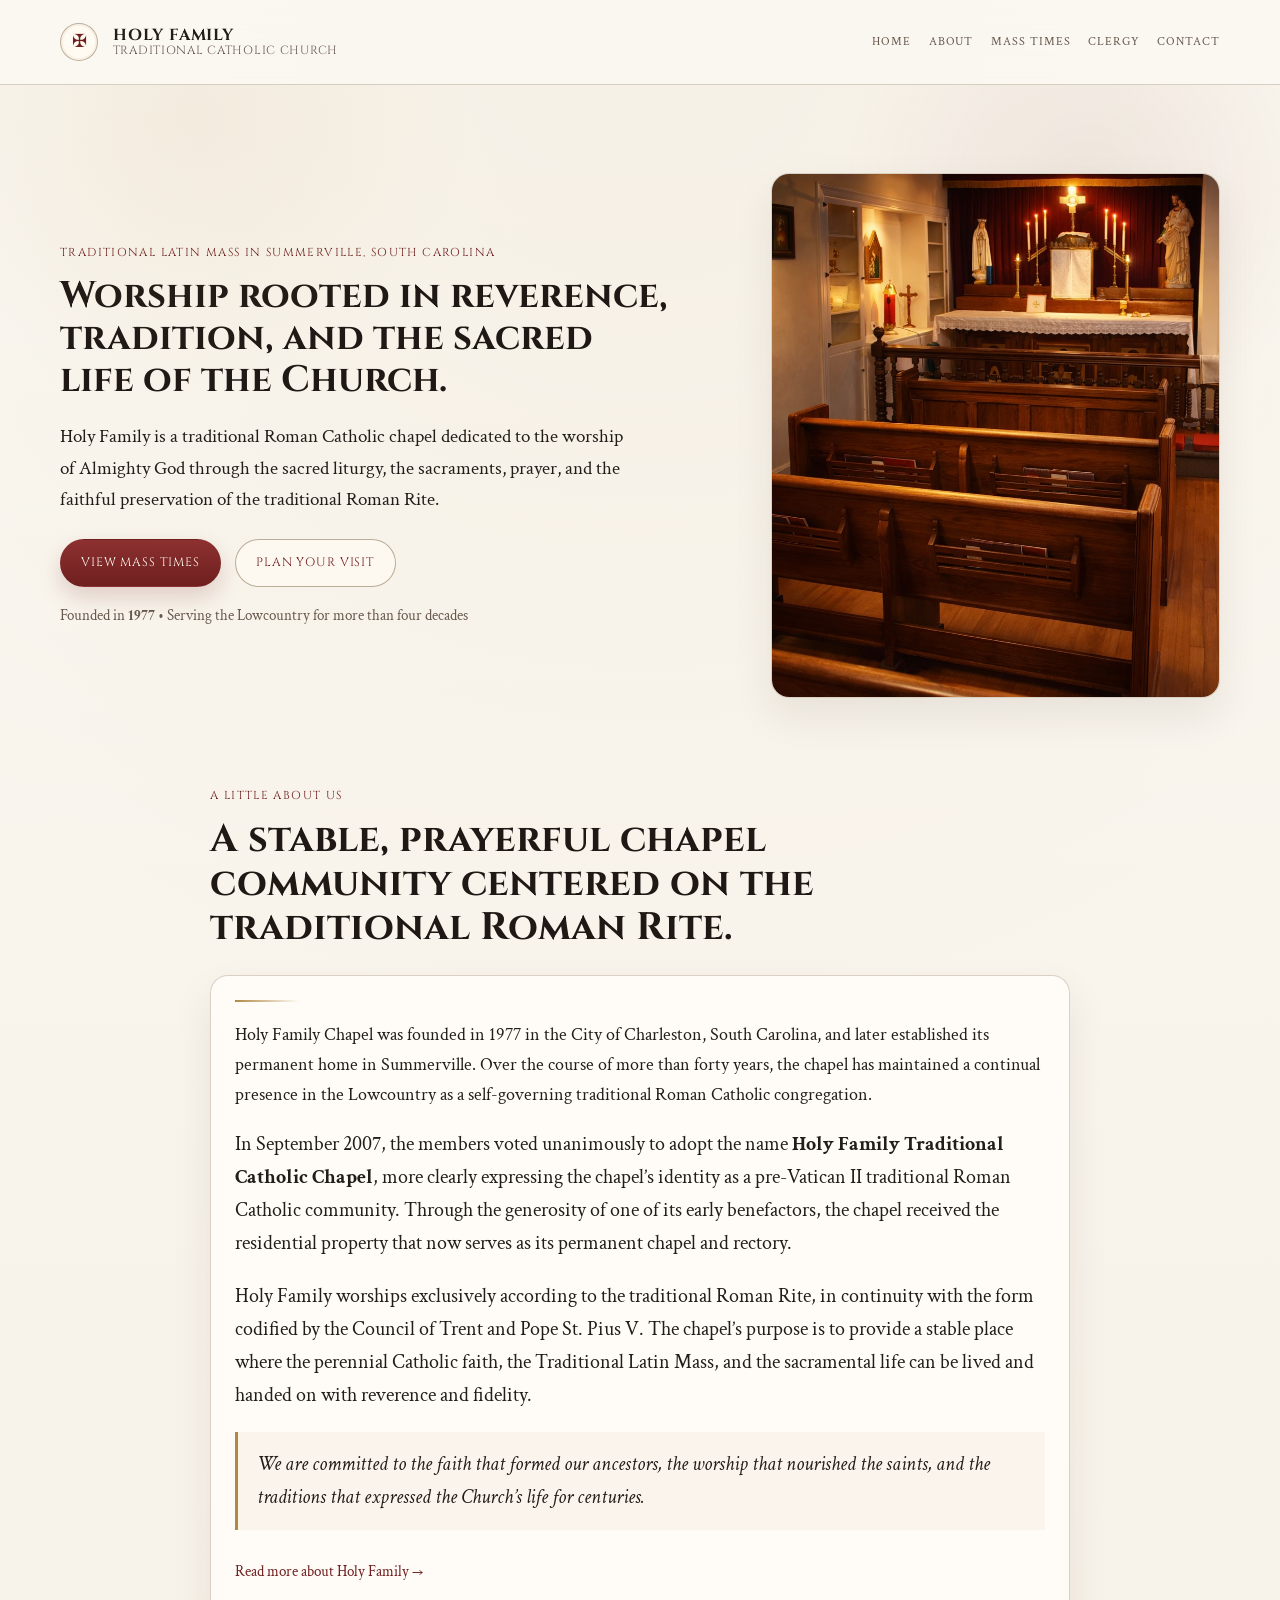
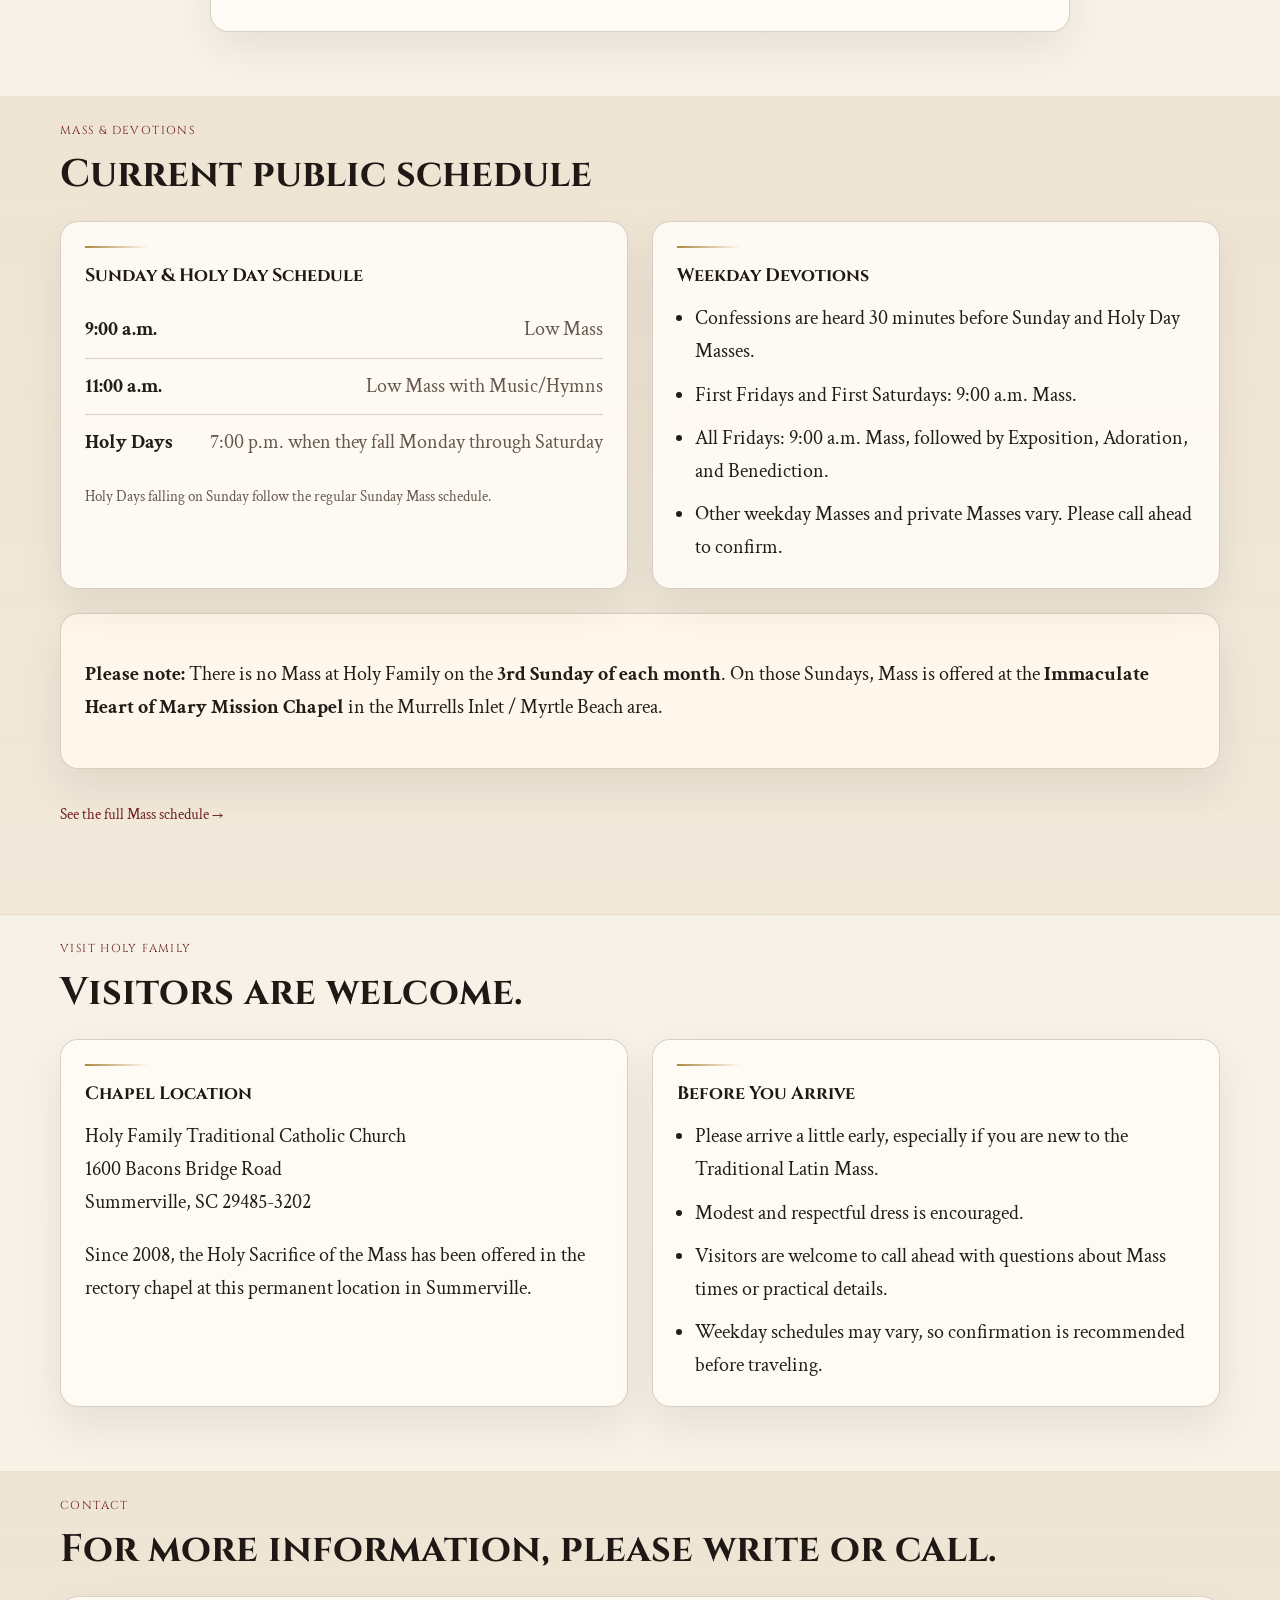
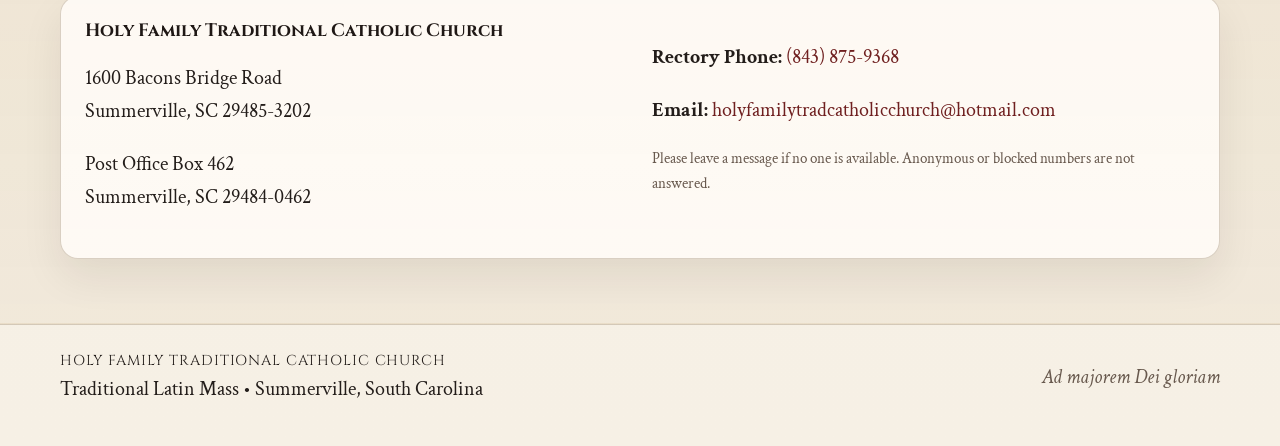
<file: index.html>
<!DOCTYPE html>
<html lang="en">
<head>
  <meta charset="UTF-8" />
  <meta name="viewport" content="width=device-width, initial-scale=1.0" />
  <title>Holy Family Traditional Catholic Church | Summerville, South Carolina</title>
  <meta
    name="description"
    content="Holy Family Traditional Catholic Church is a traditional Roman Catholic chapel in Summerville, South Carolina, dedicated to the reverent celebration of the Traditional Latin Mass and the sacramental life."
  />
  <link rel="preconnect" href="https://fonts.googleapis.com" />
  <link rel="preconnect" href="https://fonts.gstatic.com" crossorigin />
  <link
    href="https://fonts.googleapis.com/css2?family=Cinzel:wght@400;500;600;700&family=Crimson+Text:wght@400;600;700&display=swap"
    rel="stylesheet"
  />
  <link rel="stylesheet" href="styles.css" />
</head>
<body>
  <div class="site-shell">
    <header class="site-header">
      <div class="container header-inner">
        <a href="index.html" class="brand">
          <span class="brand-mark" aria-hidden="true">✠</span>
          <span class="brand-text">
            <span class="brand-title">Holy Family</span>
            <span class="brand-subtitle">Traditional Catholic Church</span>
          </span>
        </a>

        <nav class="main-nav" aria-label="Primary navigation">
          <a href="index.html">Home</a>
          <a href="about.html">About</a>
          <a href="mass-times.html">Mass Times</a>
          <a href="clergy.html">Clergy</a>
          <a href="contact.html">Contact</a>
        </nav>
      </div>
    </header>

    <main>
      <section class="hero">
        <div class="container hero-grid">
          <div class="hero-copy">
            <p class="eyebrow">Traditional Latin Mass in Summerville, South Carolina</p>
            <h1>Worship rooted in reverence, tradition, and the sacred life of the Church.</h1>
            <p class="hero-text">
              Holy Family is a traditional Roman Catholic chapel dedicated to the worship of Almighty God
              through the sacred liturgy, the sacraments, prayer, and the faithful preservation of the
              traditional Roman Rite.
            </p>

            <div class="hero-actions">
              <a href="mass-times.html" class="button button-primary">View Mass Times</a>
              <a href="contact.html" class="button button-secondary">Plan Your Visit</a>
            </div>

            <div class="hero-note">
              Founded in <strong>1977</strong> • Serving the Lowcountry for more than four decades
            </div>
          </div>

          <aside class="hero-card hero-image-card">
            <img
              src="chapel-main.jpg"
              alt="Interior of Holy Family chapel with altar and pews"
              class="hero-image"
            />
          </aside>
        </div>
      </section>

      <section class="section" id="about-preview">
        <div class="container narrow">
          <div class="section-heading">
            <p class="eyebrow">A Little About Us</p>
            <h2>A stable, prayerful chapel community centered on the traditional Roman Rite.</h2>
          </div>

          <div class="content-card prose">
            <p class="lead">
              Holy Family Chapel was founded in 1977 in the City of Charleston, South Carolina, and later
              established its permanent home in Summerville. Over the course of more than forty years, the
              chapel has maintained a continual presence in the Lowcountry as a self-governing traditional
              Roman Catholic congregation.
            </p>

            <p>
              In September 2007, the members voted unanimously to adopt the name
              <strong>Holy Family Traditional Catholic Chapel</strong>, more clearly expressing the chapel’s
              identity as a pre-Vatican II traditional Roman Catholic community. Through the generosity of
              one of its early benefactors, the chapel received the residential property that now serves as
              its permanent chapel and rectory.
            </p>

            <p>
              Holy Family worships exclusively according to the traditional Roman Rite, in continuity with
              the form codified by the Council of Trent and Pope St. Pius V. The chapel’s purpose is to
              provide a stable place where the perennial Catholic faith, the Traditional Latin Mass, and the
              sacramental life can be lived and handed on with reverence and fidelity.
            </p>

            <blockquote>
              We are committed to the faith that formed our ancestors, the worship that nourished the
              saints, and the traditions that expressed the Church’s life for centuries.
            </blockquote>

            <p>
              <a href="about.html" class="text-link">Read more about Holy Family →</a>
            </p>
          </div>
        </div>
      </section>

      <section class="section alt-section" id="mass-times-preview">
        <div class="container">
          <div class="section-heading">
            <p class="eyebrow">Mass & Devotions</p>
            <h2>Current public schedule</h2>
          </div>

          <div class="grid-two">
            <article class="content-card">
              <h3>Sunday & Holy Day Schedule</h3>
              <div class="schedule-block">
                <div class="schedule-row">
                  <span class="schedule-time">9:00 a.m.</span>
                  <span class="schedule-detail">Low Mass</span>
                </div>
                <div class="schedule-row">
                  <span class="schedule-time">11:00 a.m.</span>
                  <span class="schedule-detail">Low Mass with Music/Hymns</span>
                </div>
                <div class="schedule-row">
                  <span class="schedule-time">Holy Days</span>
                  <span class="schedule-detail">7:00 p.m. when they fall Monday through Saturday</span>
                </div>
              </div>

              <p class="small-note">
                Holy Days falling on Sunday follow the regular Sunday Mass schedule.
              </p>
            </article>

            <article class="content-card">
              <h3>Weekday Devotions</h3>
              <ul class="feature-list">
                <li>Confessions are heard 30 minutes before Sunday and Holy Day Masses.</li>
                <li>First Fridays and First Saturdays: 9:00 a.m. Mass.</li>
                <li>All Fridays: 9:00 a.m. Mass, followed by Exposition, Adoration, and Benediction.</li>
                <li>Other weekday Masses and private Masses vary. Please call ahead to confirm.</li>
              </ul>
            </article>
          </div>

          <div class="notice-card">
            <p>
              <strong>Please note:</strong> There is no Mass at Holy Family on the
              <strong>3rd Sunday of each month</strong>. On those Sundays, Mass is offered at the
              <strong>Immaculate Heart of Mary Mission Chapel</strong> in the Murrells Inlet / Myrtle Beach area.
            </p>
          </div>

          <p style="margin-top: 1.25rem;">
            <a href="mass-times.html" class="text-link">See the full Mass schedule →</a>
          </p>
        </div>
      </section>

      <section class="section" id="visit-preview">
        <div class="container">
          <div class="section-heading">
            <p class="eyebrow">Visit Holy Family</p>
            <h2>Visitors are welcome.</h2>
          </div>

          <div class="grid-two">
            <article class="content-card">
              <h3>Chapel Location</h3>
              <address>
                Holy Family Traditional Catholic Church<br />
                1600 Bacons Bridge Road<br />
                Summerville, SC 29485-3202
              </address>
              <p>
                Since 2008, the Holy Sacrifice of the Mass has been offered in the rectory chapel at this
                permanent location in Summerville.
              </p>
            </article>

            <article class="content-card">
              <h3>Before You Arrive</h3>
              <ul class="feature-list">
                <li>Please arrive a little early, especially if you are new to the Traditional Latin Mass.</li>
                <li>Modest and respectful dress is encouraged.</li>
                <li>Visitors are welcome to call ahead with questions about Mass times or practical details.</li>
                <li>Weekday schedules may vary, so confirmation is recommended before traveling.</li>
              </ul>
            </article>
          </div>
        </div>
      </section>

      <section class="section alt-section" id="contact-preview">
        <div class="container">
          <div class="section-heading">
            <p class="eyebrow">Contact</p>
            <h2>For more information, please write or call.</h2>
          </div>

          <div class="contact-card">
            <div>
              <h3>Holy Family Traditional Catholic Church</h3>
              <p>
                1600 Bacons Bridge Road<br />
                Summerville, SC 29485-3202
              </p>
              <p>
                Post Office Box 462<br />
                Summerville, SC 29484-0462
              </p>
            </div>

            <div>
              <p><strong>Rectory Phone:</strong> <a href="tel:+18438759368">(843) 875-9368</a></p>
              <p>
                <strong>Email:</strong>
                <a href="mailto:holyfamilytradcatholicchurch@hotmail.com">holyfamilytradcatholicchurch@hotmail.com</a>
              </p>
              <p class="small-note">
                Please leave a message if no one is available. Anonymous or blocked numbers are not answered.
              </p>
            </div>
          </div>
        </div>
      </section>
    </main>

    <footer class="site-footer">
      <div class="container footer-inner">
        <div>
          <p class="footer-title">Holy Family Traditional Catholic Church</p>
          <p>Traditional Latin Mass • Summerville, South Carolina</p>
        </div>
        <p class="footer-motto">Ad majorem Dei gloriam</p>
      </div>
    </footer>
  </div>
</body>
</html>
</file>
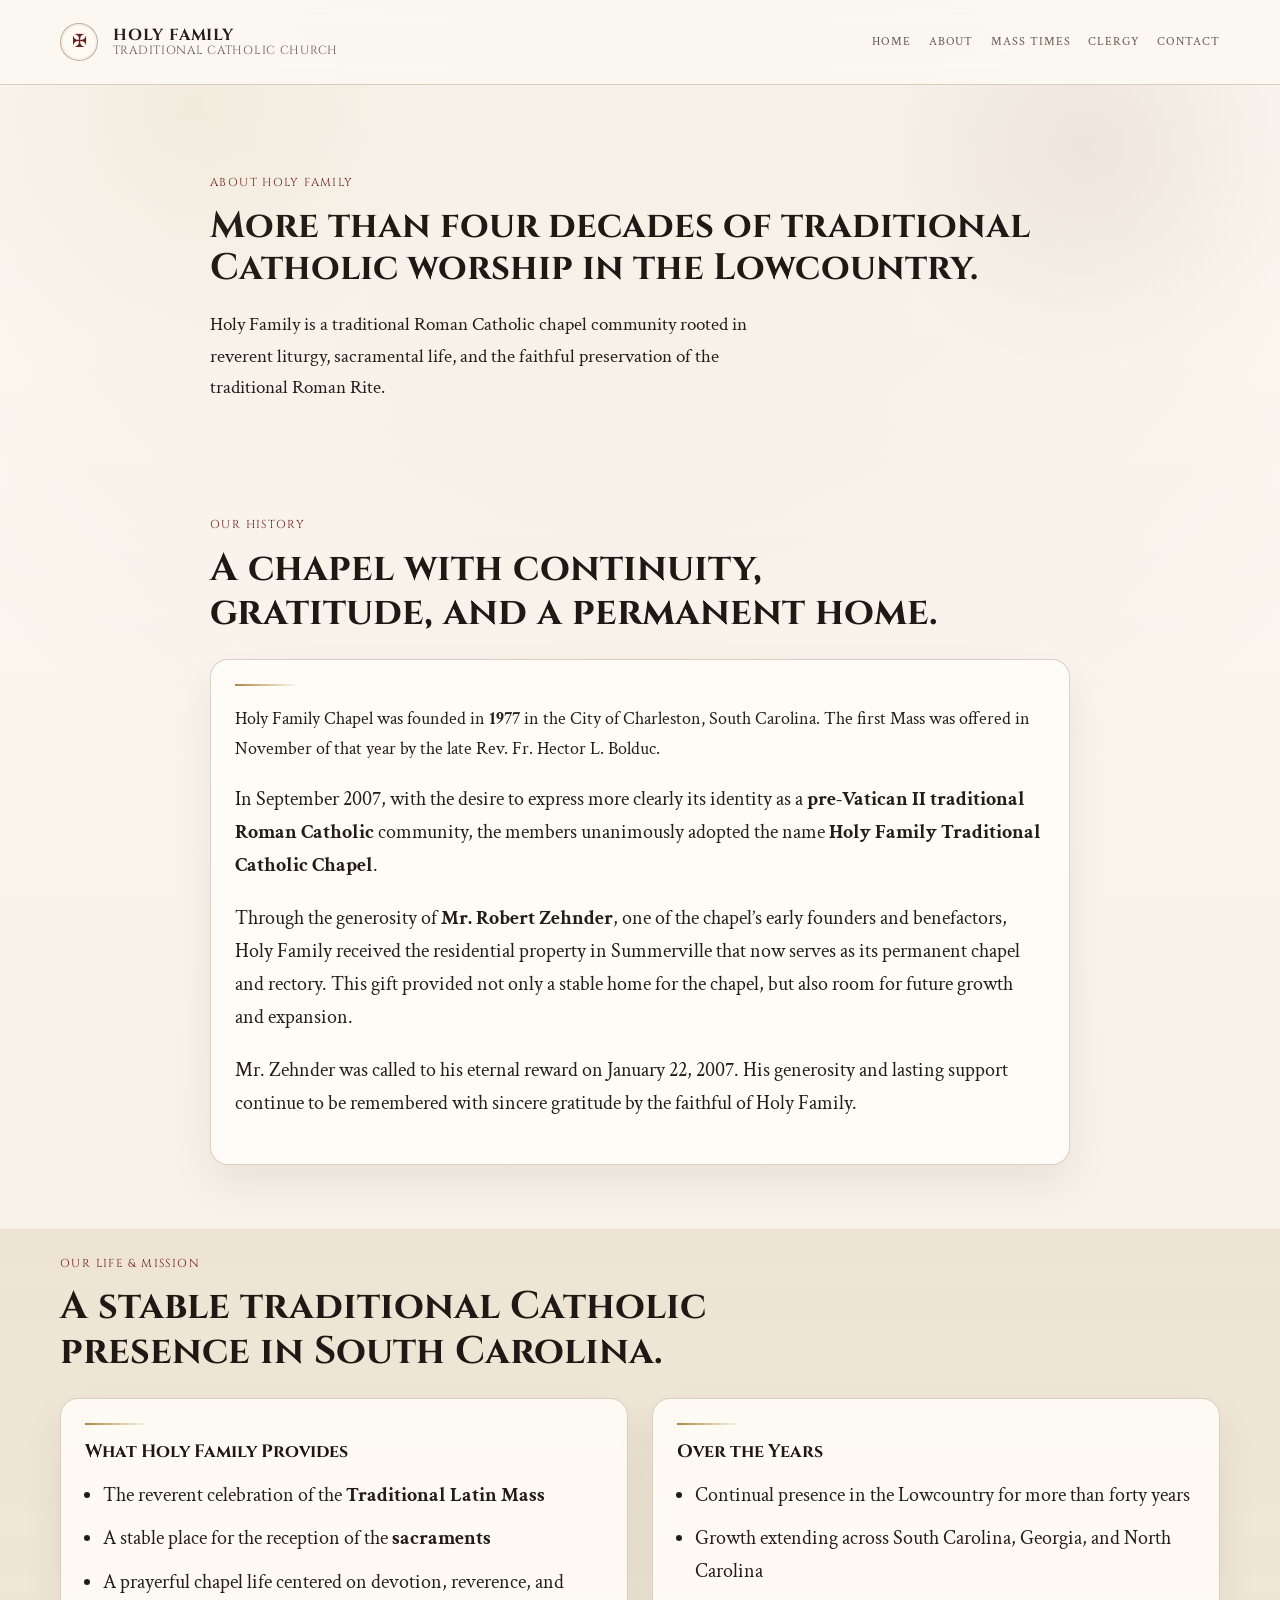
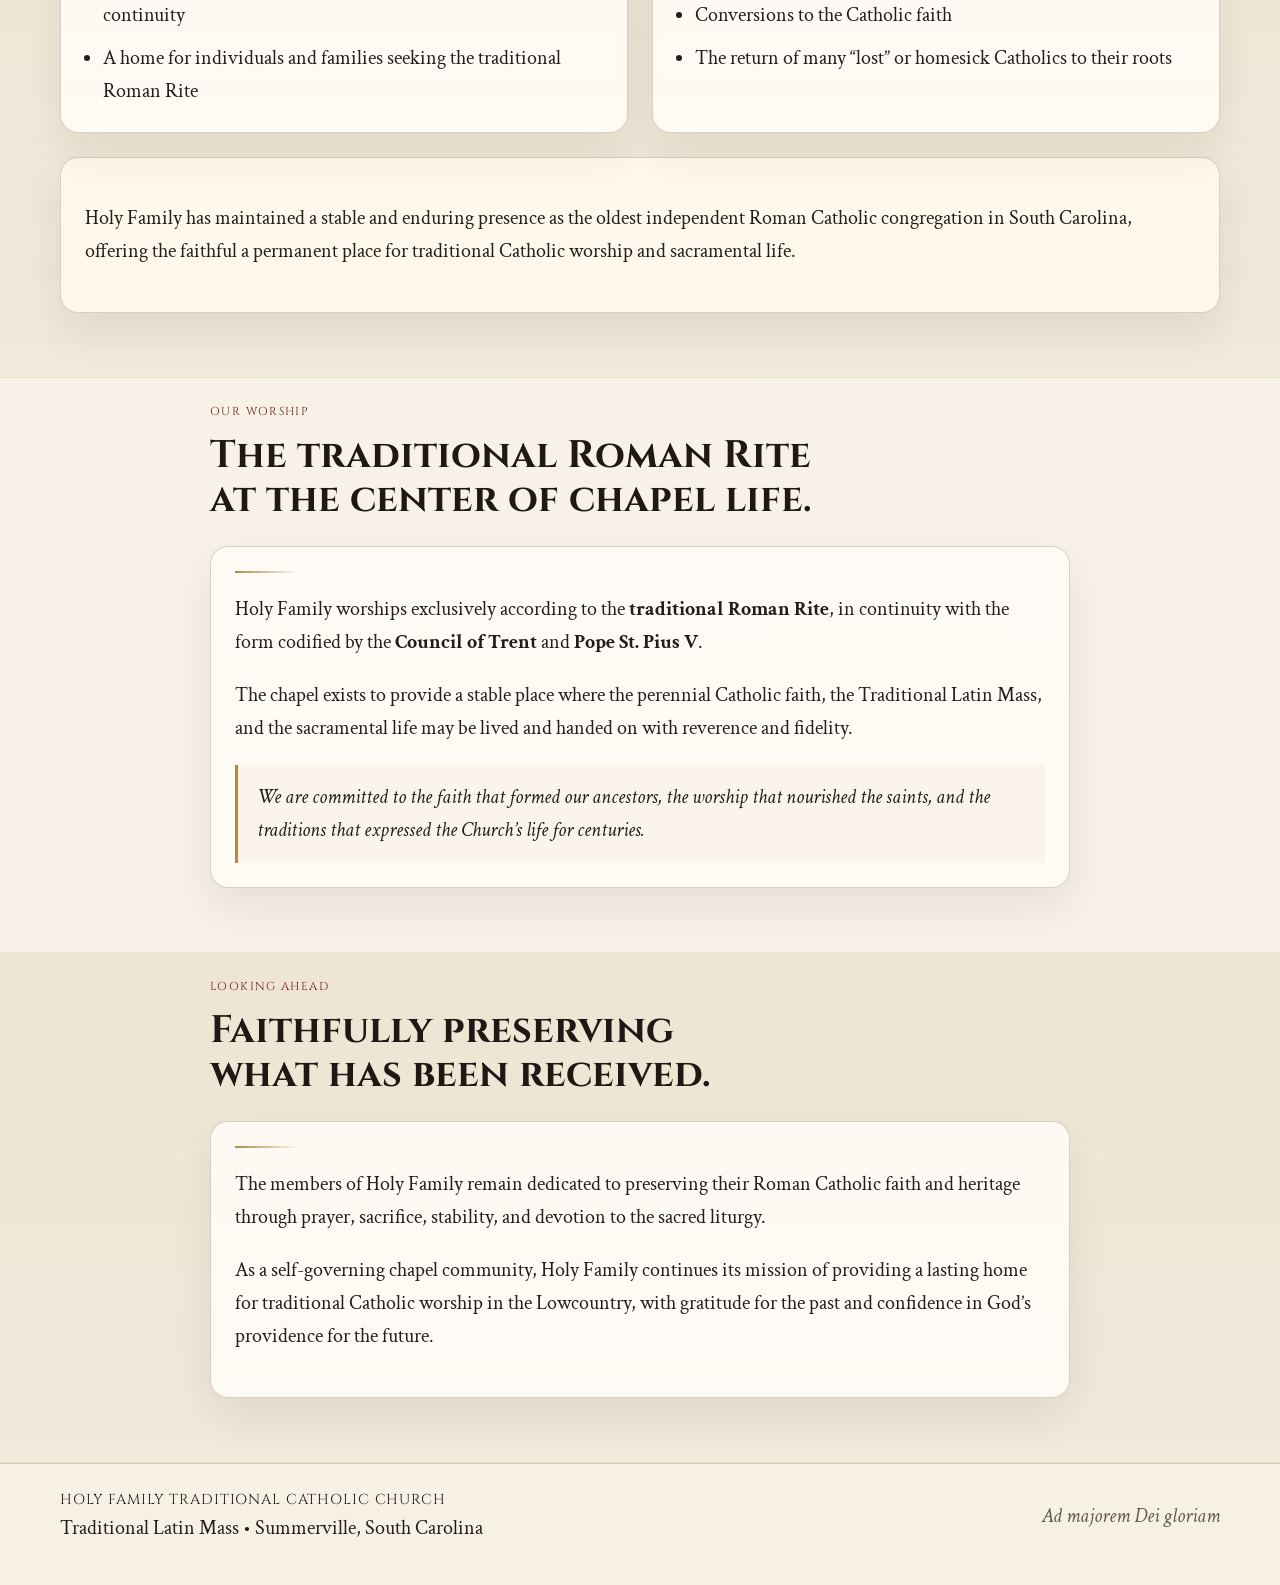
<file: about.html>
<!DOCTYPE html>
<html lang="en">
<head>
  <meta charset="UTF-8" />
  <meta name="viewport" content="width=device-width, initial-scale=1.0" />
  <title>About | Holy Family Traditional Catholic Church</title>
  <meta
    name="description"
    content="Learn more about Holy Family Traditional Catholic Church, its history, mission, and enduring commitment to the traditional Roman Rite."
  />
  <link rel="preconnect" href="https://fonts.googleapis.com" />
  <link rel="preconnect" href="https://fonts.gstatic.com" crossorigin />
  <link
    href="https://fonts.googleapis.com/css2?family=Cinzel:wght@400;500;600;700&family=Crimson+Text:wght@400;600;700&display=swap"
    rel="stylesheet"
  />
  <link rel="stylesheet" href="styles.css" />
</head>
<body>
  <div class="site-shell">
    <header class="site-header">
      <div class="container header-inner">
        <a href="index.html" class="brand">
          <span class="brand-mark" aria-hidden="true">✠</span>
          <span class="brand-text">
            <span class="brand-title">Holy Family</span>
            <span class="brand-subtitle">Traditional Catholic Church</span>
          </span>
        </a>

        <nav class="main-nav" aria-label="Primary navigation">
          <a href="index.html">Home</a>
          <a href="about.html">About</a>
          <a href="mass-times.html">Mass Times</a>
          <a href="clergy.html">Clergy</a>
          <a href="contact.html">Contact</a>
        </nav>
      </div>
    </header>

    <main>
      <section class="hero hero-subpage">
        <div class="container narrow">
          <p class="eyebrow">About Holy Family</p>
          <h1>More than four decades of traditional Catholic worship in the Lowcountry.</h1>
          <p class="hero-text">
            Holy Family is a traditional Roman Catholic chapel community rooted in reverent liturgy,
            sacramental life, and the faithful preservation of the traditional Roman Rite.
          </p>
        </div>
      </section>

      <section class="section">
        <div class="container narrow">
          <div class="section-heading">
            <p class="eyebrow">Our History</p>
            <h2>A chapel with continuity, gratitude, and a permanent home.</h2>
          </div>

          <div class="content-card prose">
            <p class="lead">
              Holy Family Chapel was founded in <strong>1977</strong> in the City of Charleston,
              South Carolina. The first Mass was offered in November of that year by the late
              Rev. Fr. Hector L. Bolduc.
            </p>

            <p>
              In September 2007, with the desire to express more clearly its identity as a
              <strong>pre-Vatican II traditional Roman Catholic</strong> community, the members
              unanimously adopted the name <strong>Holy Family Traditional Catholic Chapel</strong>.
            </p>

            <p>
              Through the generosity of <strong>Mr. Robert Zehnder</strong>, one of the chapel’s
              early founders and benefactors, Holy Family received the residential property in
              Summerville that now serves as its permanent chapel and rectory. This gift provided
              not only a stable home for the chapel, but also room for future growth and expansion.
            </p>

            <p>
              Mr. Zehnder was called to his eternal reward on January 22, 2007. His generosity and
              lasting support continue to be remembered with sincere gratitude by the faithful of
              Holy Family.
            </p>
          </div>
        </div>
      </section>

      <section class="section alt-section">
        <div class="container">
          <div class="section-heading">
            <p class="eyebrow">Our Life & Mission</p>
            <h2>A stable traditional Catholic presence in South Carolina.</h2>
          </div>

          <div class="grid-two">
            <article class="content-card">
              <h3>What Holy Family Provides</h3>
              <ul class="feature-list">
                <li>The reverent celebration of the <strong>Traditional Latin Mass</strong></li>
                <li>A stable place for the reception of the <strong>sacraments</strong></li>
                <li>A prayerful chapel life centered on devotion, reverence, and continuity</li>
                <li>A home for individuals and families seeking the traditional Roman Rite</li>
              </ul>
            </article>

            <article class="content-card">
              <h3>Over the Years</h3>
              <ul class="feature-list">
                <li>Continual presence in the Lowcountry for more than forty years</li>
                <li>Growth extending across South Carolina, Georgia, and North Carolina</li>
                <li>Conversions to the Catholic faith</li>
                <li>The return of many “lost” or homesick Catholics to their roots</li>
              </ul>
            </article>
          </div>

          <div class="notice-card">
            <p>
              Holy Family has maintained a stable and enduring presence as the oldest independent
              Roman Catholic congregation in South Carolina, offering the faithful a permanent place
              for traditional Catholic worship and sacramental life.
            </p>
          </div>
        </div>
      </section>

      <section class="section">
        <div class="container narrow">
          <div class="section-heading">
            <p class="eyebrow">Our Worship</p>
            <h2>The traditional Roman Rite at the center of chapel life.</h2>
          </div>

          <div class="content-card prose">
            <p>
              Holy Family worships exclusively according to the <strong>traditional Roman Rite</strong>,
              in continuity with the form codified by the <strong>Council of Trent</strong> and
              <strong>Pope St. Pius V</strong>.
            </p>

            <p>
              The chapel exists to provide a stable place where the perennial Catholic faith, the
              Traditional Latin Mass, and the sacramental life may be lived and handed on with
              reverence and fidelity.
            </p>

            <blockquote>
              We are committed to the faith that formed our ancestors, the worship that nourished the
              saints, and the traditions that expressed the Church’s life for centuries.
            </blockquote>
          </div>
        </div>
      </section>

      <section class="section alt-section">
        <div class="container narrow">
          <div class="section-heading">
            <p class="eyebrow">Looking Ahead</p>
            <h2>Faithfully preserving what has been received.</h2>
          </div>

          <div class="content-card prose">
            <p>
              The members of Holy Family remain dedicated to preserving their Roman Catholic faith
              and heritage through prayer, sacrifice, stability, and devotion to the sacred liturgy.
            </p>

            <p>
              As a self-governing chapel community, Holy Family continues its mission of providing
              a lasting home for traditional Catholic worship in the Lowcountry, with gratitude for
              the past and confidence in God’s providence for the future.
            </p>
          </div>
        </div>
      </section>
    </main>

    <footer class="site-footer">
      <div class="container footer-inner">
        <div>
          <p class="footer-title">Holy Family Traditional Catholic Church</p>
          <p>Traditional Latin Mass • Summerville, South Carolina</p>
        </div>
        <p class="footer-motto">Ad majorem Dei gloriam</p>
      </div>
    </footer>
  </div>
</body>
</html>
</file>
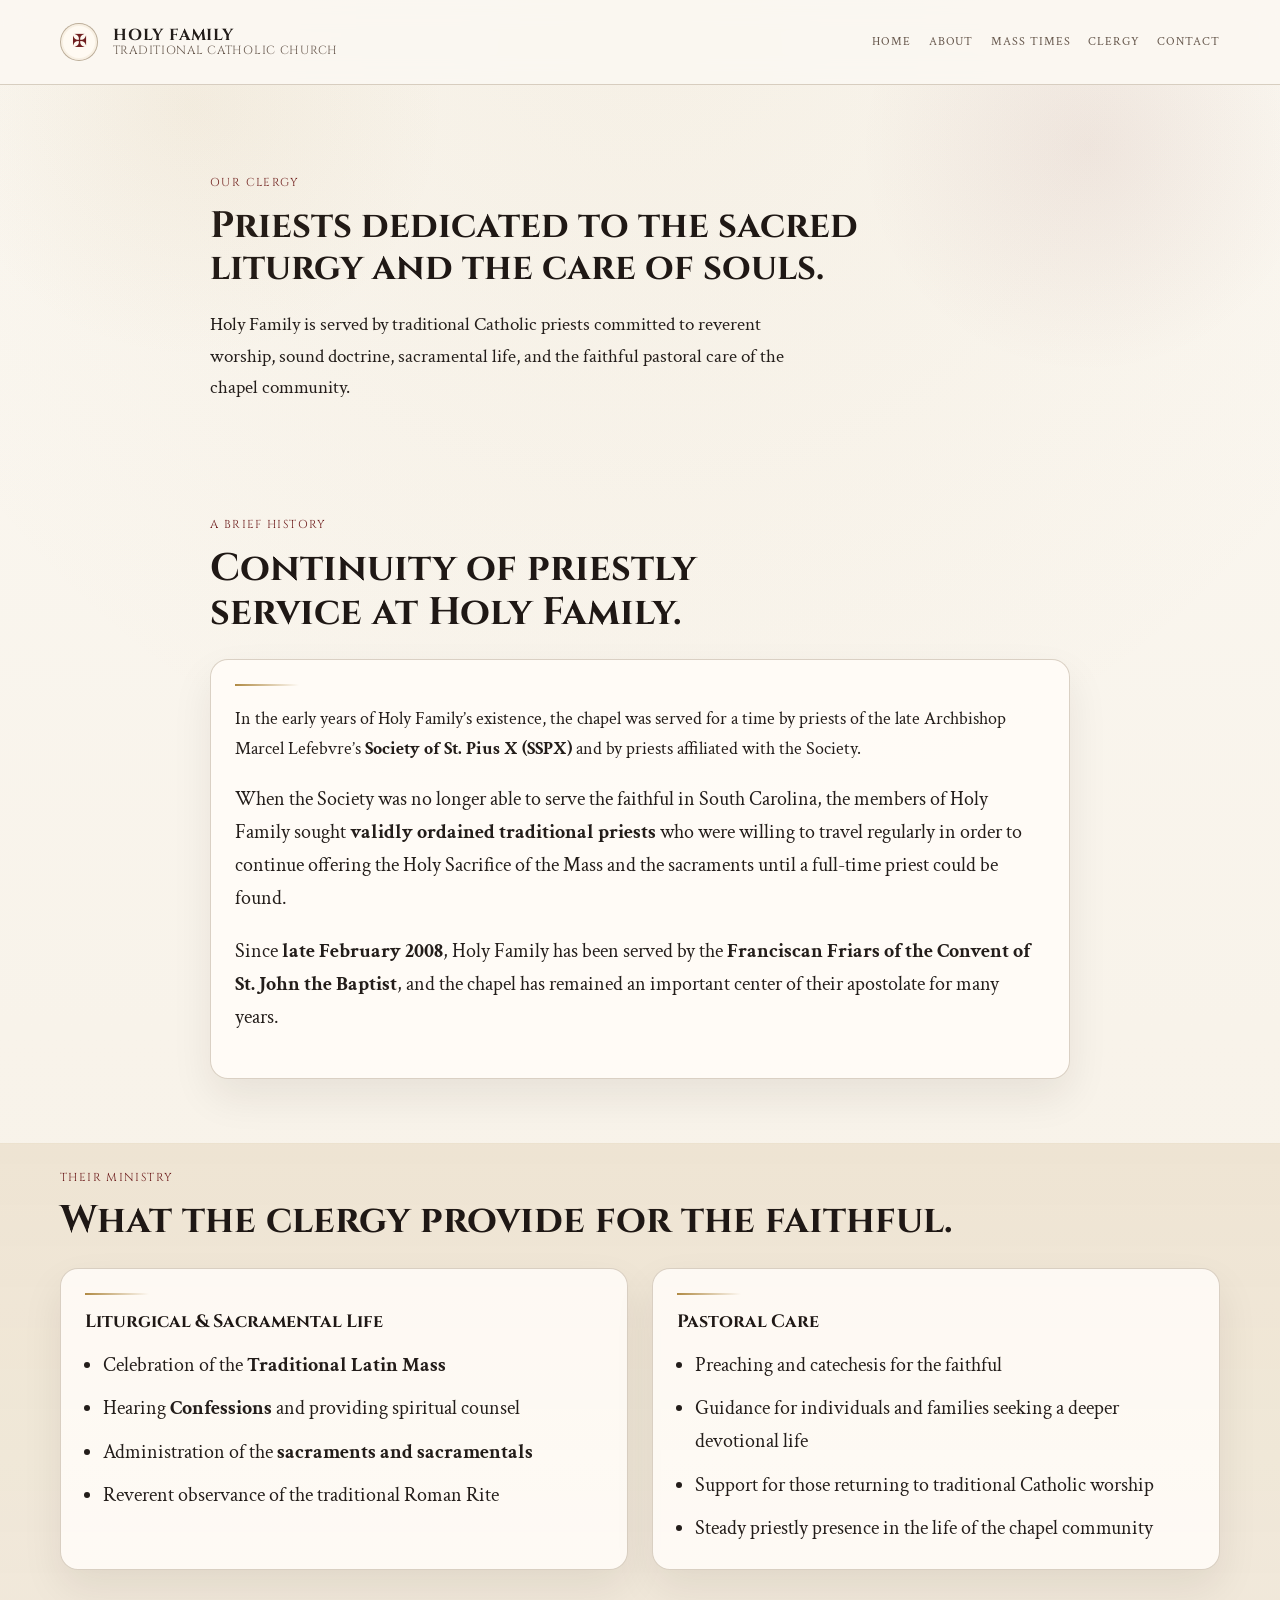
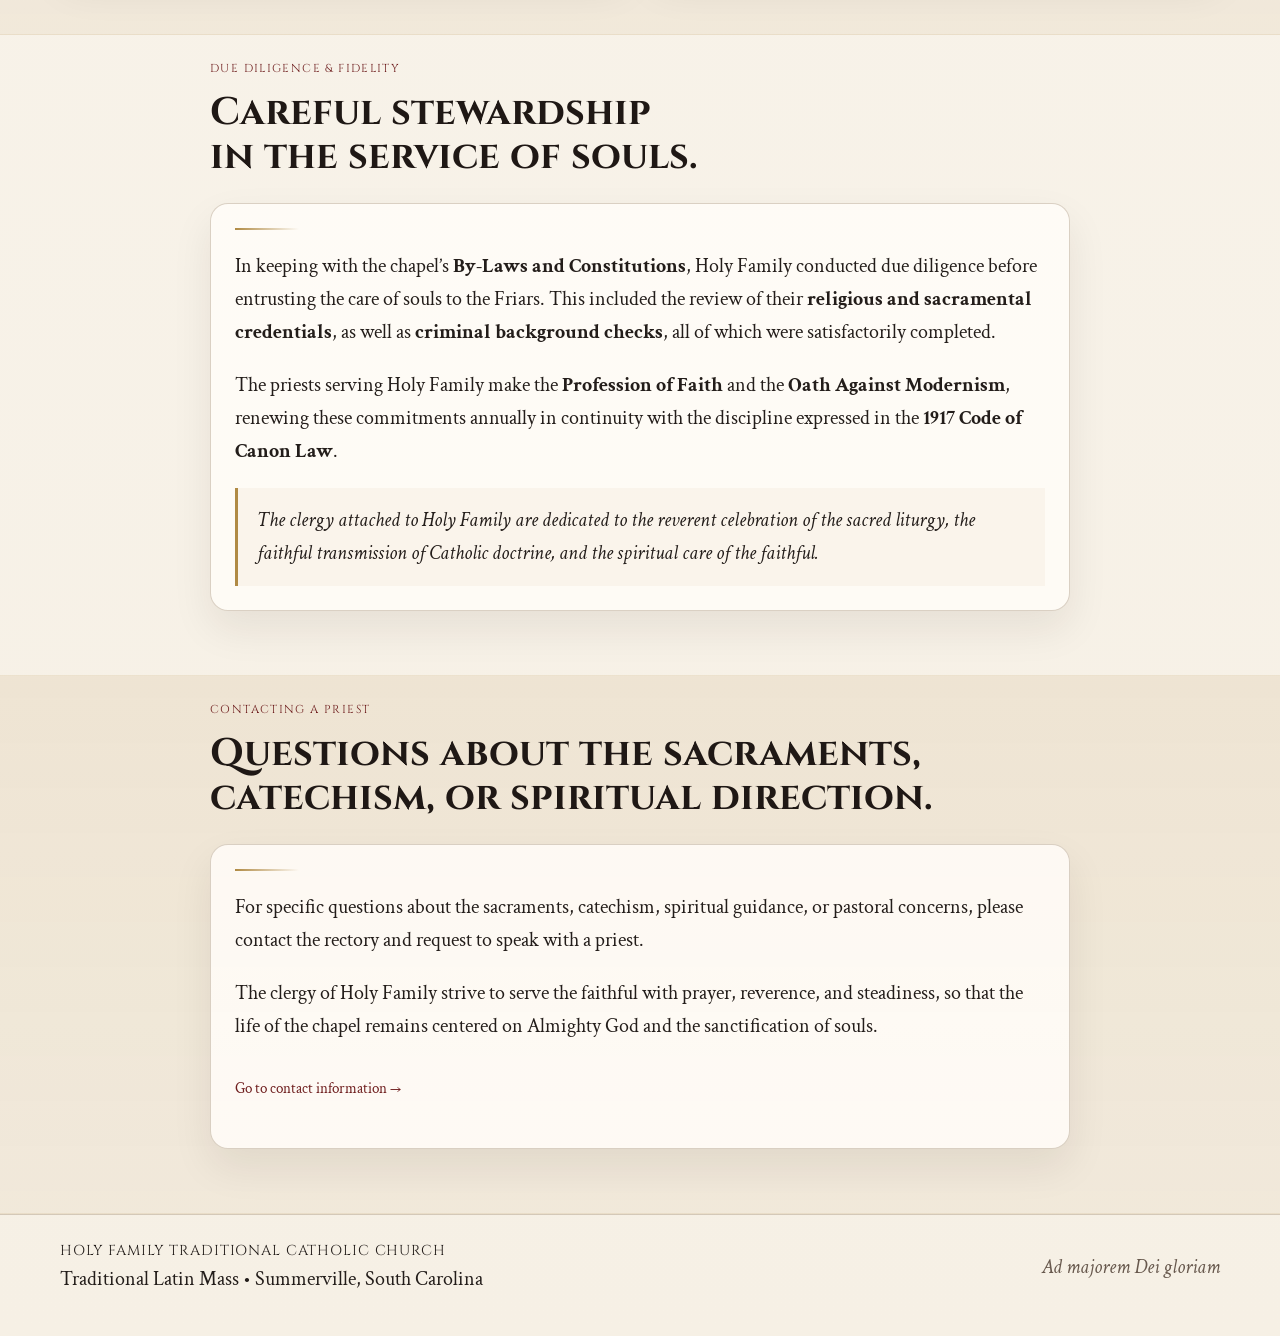
<file: clergy.html>
<!DOCTYPE html>
<html lang="en">
<head>
  <meta charset="UTF-8" />
  <meta name="viewport" content="width=device-width, initial-scale=1.0" />
  <title>Clergy | Holy Family Traditional Catholic Church</title>
  <meta
    name="description"
    content="Learn about the clergy serving Holy Family Traditional Catholic Church and their commitment to the traditional Roman Rite and the care of souls."
  />
  <link rel="preconnect" href="https://fonts.googleapis.com" />
  <link rel="preconnect" href="https://fonts.gstatic.com" crossorigin />
  <link
    href="https://fonts.googleapis.com/css2?family=Cinzel:wght@400;500;600;700&family=Crimson+Text:wght@400;600;700&display=swap"
    rel="stylesheet"
  />
  <link rel="stylesheet" href="styles.css" />
</head>
<body>
  <div class="site-shell">
    <header class="site-header">
      <div class="container header-inner">
        <a href="index.html" class="brand">
          <span class="brand-mark" aria-hidden="true">✠</span>
          <span class="brand-text">
            <span class="brand-title">Holy Family</span>
            <span class="brand-subtitle">Traditional Catholic Church</span>
          </span>
        </a>

        <nav class="main-nav" aria-label="Primary navigation">
          <a href="index.html">Home</a>
          <a href="about.html">About</a>
          <a href="mass-times.html">Mass Times</a>
          <a href="clergy.html">Clergy</a>
          <a href="contact.html">Contact</a>
        </nav>
      </div>
    </header>

    <main>
      <section class="hero">
        <div class="container narrow">
          <p class="eyebrow">Our Clergy</p>
          <h1>Priests dedicated to the sacred liturgy and the care of souls.</h1>
          <p class="hero-text">
            Holy Family is served by traditional Catholic priests committed to reverent worship,
            sound doctrine, sacramental life, and the faithful pastoral care of the chapel community.
          </p>
        </div>
      </section>

      <section class="section">
        <div class="container narrow">
          <div class="section-heading">
            <p class="eyebrow">A Brief History</p>
            <h2>Continuity of priestly service at Holy Family.</h2>
          </div>

          <div class="content-card prose">
            <p class="lead">
              In the early years of Holy Family’s existence, the chapel was served for a time by
              priests of the late Archbishop Marcel Lefebvre’s <strong>Society of St. Pius X (SSPX)</strong>
              and by priests affiliated with the Society.
            </p>

            <p>
              When the Society was no longer able to serve the faithful in South Carolina, the members
              of Holy Family sought <strong>validly ordained traditional priests</strong> who were willing
              to travel regularly in order to continue offering the Holy Sacrifice of the Mass and the
              sacraments until a full-time priest could be found.
            </p>

            <p>
              Since <strong>late February 2008</strong>, Holy Family has been served by the
              <strong>Franciscan Friars of the Convent of St. John the Baptist</strong>, and the chapel
              has remained an important center of their apostolate for many years.
            </p>
          </div>
        </div>
      </section>

      <section class="section alt-section">
        <div class="container">
          <div class="section-heading">
            <p class="eyebrow">Their Ministry</p>
            <h2>What the clergy provide for the faithful.</h2>
          </div>

          <div class="grid-two">
            <article class="content-card">
              <h3>Liturgical & Sacramental Life</h3>
              <ul class="feature-list">
                <li>Celebration of the <strong>Traditional Latin Mass</strong></li>
                <li>Hearing <strong>Confessions</strong> and providing spiritual counsel</li>
                <li>Administration of the <strong>sacraments and sacramentals</strong></li>
                <li>Reverent observance of the traditional Roman Rite</li>
              </ul>
            </article>

            <article class="content-card">
              <h3>Pastoral Care</h3>
              <ul class="feature-list">
                <li>Preaching and catechesis for the faithful</li>
                <li>Guidance for individuals and families seeking a deeper devotional life</li>
                <li>Support for those returning to traditional Catholic worship</li>
                <li>Steady priestly presence in the life of the chapel community</li>
              </ul>
            </article>
          </div>
        </div>
      </section>

      <section class="section">
        <div class="container narrow">
          <div class="section-heading">
            <p class="eyebrow">Due Diligence & Fidelity</p>
            <h2>Careful stewardship in the service of souls.</h2>
          </div>

          <div class="content-card prose">
            <p>
              In keeping with the chapel’s <strong>By-Laws and Constitutions</strong>, Holy Family
              conducted due diligence before entrusting the care of souls to the Friars. This included
              the review of their <strong>religious and sacramental credentials</strong>, as well as
              <strong>criminal background checks</strong>, all of which were satisfactorily completed.
            </p>

            <p>
              The priests serving Holy Family make the <strong>Profession of Faith</strong> and the
              <strong>Oath Against Modernism</strong>, renewing these commitments annually in continuity
              with the discipline expressed in the <strong>1917 Code of Canon Law</strong>.
            </p>

            <blockquote>
              The clergy attached to Holy Family are dedicated to the reverent celebration of the sacred
              liturgy, the faithful transmission of Catholic doctrine, and the spiritual care of the
              faithful.
            </blockquote>
          </div>
        </div>
      </section>

      <section class="section alt-section">
        <div class="container narrow">
          <div class="section-heading">
            <p class="eyebrow">Contacting a Priest</p>
            <h2>Questions about the sacraments, catechism, or spiritual direction.</h2>
          </div>

          <div class="content-card prose">
            <p>
              For specific questions about the sacraments, catechism, spiritual guidance, or pastoral
              concerns, please contact the rectory and request to speak with a priest.
            </p>

            <p>
              The clergy of Holy Family strive to serve the faithful with prayer, reverence, and
              steadiness, so that the life of the chapel remains centered on Almighty God and the
              sanctification of souls.
            </p>

            <p>
              <a href="contact.html" class="text-link">Go to contact information →</a>
            </p>
          </div>
        </div>
      </section>
    </main>

    <footer class="site-footer">
      <div class="container footer-inner">
        <div>
          <p class="footer-title">Holy Family Traditional Catholic Church</p>
          <p>Traditional Latin Mass • Summerville, South Carolina</p>
        </div>
        <p class="footer-motto">Ad majorem Dei gloriam</p>
      </div>
    </footer>
  </div>
</body>
</html>
</file>
<file: styles.css>
:root {
  --bg: #f8f3ea;
  --bg-alt: #f2eadc;
  --surface: rgba(255, 252, 247, 0.88);
  --surface-strong: #fffaf2;
  --text: #231d1a;
  --muted: #67584d;
  --line: rgba(122, 98, 64, 0.28);
  --line-strong: rgba(122, 98, 64, 0.5);
  --primary: #6f1f1f;
  --primary-2: #8d3030;
  --gold: #b08a44;
  --shadow: 0 18px 40px rgba(39, 28, 19, 0.08);
  --radius: 18px;
  --radius-sm: 12px;
  --max: 1160px;
}

*,
*::before,
*::after {
  box-sizing: border-box;
}

html {
  scroll-behavior: smooth;
}

body {
  margin: 0;
  color: var(--text);
  background:
    radial-gradient(circle at top, rgba(176, 138, 68, 0.07), transparent 28%),
    linear-gradient(to bottom, #fbf8f2 0%, var(--bg) 35%, #f6f0e5 100%);
  font-family: "Crimson Text", Georgia, serif;
  font-size: 20px;
  line-height: 1.65;
}

a {
  color: var(--primary);
  text-decoration: none;
}

a:hover {
  color: var(--primary-2);
}

img {
  max-width: 100%;
  display: block;
}

.site-shell {
  min-height: 100vh;
}

.container {
  width: min(calc(100% - 2rem), var(--max));
  margin: 0 auto;
}

.narrow {
  width: min(calc(100% - 2rem), 860px);
}

.site-header {
  position: sticky;
  top: 0;
  z-index: 50;
  backdrop-filter: blur(12px);
  background: rgba(251, 248, 242, 0.88);
  border-bottom: 1px solid var(--line);
}

.footer-inner,
.hero-grid,
.grid-two,
.contact-card {
  display: grid;
  gap: 1.5rem;
}

.header-inner {
  display: flex;
  align-items: center;
  justify-content: space-between;
  gap: 1.5rem;
  min-height: 84px;
  padding: 0.75rem 0;
}

.brand {
  display: inline-flex;
  align-items: center;
  gap: 0.9rem;
  color: var(--text);
}

.brand:hover {
  color: var(--text);
}

.brand-mark {
  width: 2.4rem;
  height: 2.4rem;
  display: grid;
  place-items: center;
  font-size: 1.1rem;
  color: var(--primary);
  border: 1px solid var(--line-strong);
  border-radius: 999px;
  background: rgba(255, 250, 242, 0.9);
  box-shadow: inset 0 0 0 2px rgba(176, 138, 68, 0.08);
}

.brand-text {
  display: flex;
  flex-direction: column;
  line-height: 1.1;
}

.brand-title,
.brand-subtitle,
h1,
h2,
h3,
.eyebrow,
.button,
.footer-title,
.mini-heading {
  font-family: "Cinzel", Georgia, serif;
}

.brand-title {
  font-size: 1rem;
  font-weight: 700;
  letter-spacing: 0.06em;
  text-transform: uppercase;
}

.brand-subtitle {
  font-size: 0.74rem;
  letter-spacing: 0.06em;
  color: var(--muted);
  text-transform: uppercase;
}

.main-nav {
  display: flex;
  flex-wrap: wrap;
  justify-content: flex-end;
  gap: 0.85rem 1.1rem;
  align-items: center;
}

.main-nav a {
  font-size: 0.74rem;
  letter-spacing: 0.08em;
  text-transform: uppercase;
  color: var(--muted);
  white-space: nowrap;
}

.main-nav a:hover {
  color: var(--primary);
}

.hero {
  padding: 5.5rem 0 4rem;
  position: relative;
  overflow: hidden;
}

.hero::before {
  content: "";
  position: absolute;
  inset: 0;
  background:
    radial-gradient(circle at 85% 15%, rgba(111, 31, 31, 0.07), transparent 20%),
    radial-gradient(circle at 15% 5%, rgba(176, 138, 68, 0.08), transparent 22%);
  pointer-events: none;
}

.hero-grid {
  grid-template-columns: 1.3fr 0.85fr;
  align-items: center;
}

.eyebrow {
  margin: 0 0 0.8rem;
  color: var(--primary);
  text-transform: uppercase;
  letter-spacing: 0.12em;
  font-size: 0.72rem;
}

h1,
h2,
h3 {
  line-height: 1.15;
  margin: 0;
  color: #1f1815;
}

h1,
h2 {
  text-wrap: balance;
}

h1 {
  font-size: clamp(2.3rem, 2.5vw, 4.6rem);
  max-width: none;
}

h2 {
  font-size: clamp(1.6rem, 3vw, 2.4rem);
}

h3 {
  font-size: 1.12rem;
  margin-bottom: 1rem;
}

.hero-text,
.hero-note,
.small-note,
p,
li,
address,
blockquote {
  color: var(--text);
}

.hero-text {
  font-size: 1.18rem;
  max-width: 58ch;
  margin: 1.25rem 0 1.5rem;
}

.hero-actions {
  display: flex;
  flex-wrap: wrap;
  gap: 0.9rem;
  margin-bottom: 1rem;
}

.button {
  display: inline-flex;
  align-items: center;
  justify-content: center;
  min-height: 48px;
  padding: 0.82rem 1.25rem;
  border-radius: 999px;
  letter-spacing: 0.07em;
  text-transform: uppercase;
  font-size: 0.76rem;
  border: 1px solid transparent;
  transition: transform 0.18s ease, background 0.18s ease, color 0.18s ease, border-color 0.18s ease;
}

.button:hover {
  transform: translateY(-1px);
}

.button-primary {
  color: #fff9f2;
  background: linear-gradient(180deg, var(--primary-2), var(--primary));
  box-shadow: 0 10px 22px rgba(111, 31, 31, 0.18);
}

.button-primary:hover {
  color: #fff9f2;
}

.button-secondary {
  color: var(--primary);
  background: rgba(255, 250, 242, 0.75);
  border-color: var(--line-strong);
}

.hero-note {
  color: var(--muted);
  font-size: 0.96rem;
}

.hero-card,
.content-card,
.notice-card,
.contact-card {
  background: var(--surface);
  border: 1px solid var(--line);
  box-shadow: var(--shadow);
}

.hero-card,
.content-card,
.notice-card {
  border-radius: var(--radius);
}

.hero-card-inner,
.content-card,
.notice-card,
.contact-card {
  padding: 1.5rem;
}

.hero-card {
  position: relative;
}

.hero-card::before,
.content-card::before {
  content: "";
  display: block;
  width: 64px;
  height: 2px;
  background: linear-gradient(to right, var(--gold), transparent);
  margin-bottom: 1.1rem;
}

.hero-image-card {
  padding: 0;
  overflow: hidden;
}

.hero-image-card::before {
  display: none;
}

.hero-image {
  display: block;
  width: 100%;
  height: 100%;
  min-height: 420px;
  object-fit: cover;
  object-position: center;
}

.card-kicker,
.mini-heading {
  margin: 0 0 0.4rem;
  font-size: 0.72rem;
  letter-spacing: 0.09em;
  text-transform: uppercase;
  color: var(--primary);
}

.schedule-list {
  list-style: none;
  padding: 0;
  margin: 1rem 0;
}

.schedule-list li,
.schedule-row {
  display: flex;
  justify-content: space-between;
  gap: 1rem;
  padding: 0.7rem 0;
  border-bottom: 1px solid var(--line);
}

.schedule-list li:last-child,
.schedule-row:last-child {
  border-bottom: none;
}

.card-divider {
  height: 1px;
  background: var(--line);
  margin: 1rem 0;
}

.text-link {
  display: inline-block;
  margin-top: 0.8rem;
  font-size: 0.95rem;
}

.section {
  padding: 1.5rem 0 4rem;
}

.alt-section {
  background:
    linear-gradient(to bottom, rgba(176, 138, 68, 0.06), rgba(176, 138, 68, 0.01)),
    var(--bg-alt);
  border-top: 1px solid rgba(176, 138, 68, 0.08);
  border-bottom: 1px solid rgba(176, 138, 68, 0.08);
}

.section-heading {
  margin-bottom: 1.5rem;
}

.prose > * + * {
  margin-top: 1rem;
}

.lead {
  font-size: 1.14rem;
}

blockquote {
  margin: 1.3rem 0 0;
  padding: 1rem 1.2rem;
  border-left: 3px solid var(--gold);
  background: rgba(176, 138, 68, 0.06);
  font-style: italic;
}

.grid-two {
  grid-template-columns: repeat(2, minmax(0, 1fr));
}

.schedule-time {
  font-weight: 700;
}

.schedule-detail {
  text-align: right;
  color: var(--muted);
}

.feature-list {
  margin: 0;
  padding-left: 1.15rem;
}

.feature-list li + li {
  margin-top: 0.65rem;
}

.notice-card {
  margin-top: 1.5rem;
  background: rgba(255, 248, 236, 0.95);
}

address {
  font-style: normal;
}

.contact-card {
  grid-template-columns: 1fr 1fr;
  border-radius: var(--radius);
}

.small-note {
  color: var(--muted);
  font-size: 0.94rem;
}

.site-footer {
  padding: 1.5rem 0 2.5rem;
  border-top: 1px solid var(--line);
}

.footer-inner {
  grid-template-columns: 1fr auto;
  align-items: center;
}

.footer-title {
  margin: 0 0 0.25rem;
  font-size: 0.9rem;
  letter-spacing: 0.06em;
  text-transform: uppercase;
}

.footer-inner p {
  margin: 0;
}

.footer-motto {
  color: var(--muted);
  font-style: italic;
}

@media (max-width: 900px) {
  .hero-grid,
  .grid-two,
  .contact-card,
  .footer-inner {
    grid-template-columns: 1fr;
  }

  .header-inner {
    flex-direction: column;
    align-items: flex-start;
  }

  .main-nav {
    width: 100%;
    justify-content: flex-start;
    padding-bottom: 0.5rem;
  }

  .hero {
    padding-top: 4.25rem;
  }

  h1 {
    max-width: none;
  }

  .schedule-row,
  .schedule-list li {
    flex-direction: column;
    align-items: flex-start;
  }

  .schedule-detail {
    text-align: left;
  }
}

@media (max-width: 640px) {
  .container,
  .narrow {
    width: min(calc(100% - 1.5rem), var(--max));
  }

  .site-header {
    padding-top: env(safe-area-inset-top, 0);
  }

  .header-inner {
    gap: 0.9rem;
    min-height: auto;
    padding: 1rem 0 0.9rem;
  }

  .brand {
    gap: 0.75rem;
  }

  .brand-mark {
    width: 2.1rem;
    height: 2.1rem;
    font-size: 0.95rem;
    flex: 0 0 auto;
  }

  .brand-title {
    font-size: 0.88rem;
    letter-spacing: 0.05em;
  }

  .brand-subtitle {
    font-size: 0.64rem;
    letter-spacing: 0.05em;
  }

  .main-nav {
    display: flex;
    flex-wrap: wrap;
    justify-content: flex-start;
    gap: 0.7rem 1rem;
    padding: 0;
  }

  .main-nav a {
    font-size: 0.64rem;
    letter-spacing: 0.08em;
    white-space: nowrap;
  }

  .hero {
    padding: 2.5rem 0 2.25rem;
  }

  .hero-grid {
    gap: 1.25rem;
  }

  .eyebrow {
    font-size: 0.62rem;
    letter-spacing: 0.11em;
    margin-bottom: 0.65rem;
  }

  h1 {
    font-size: clamp(1.45rem, 7vw, 2.2rem);
    line-height: 1.04;
    letter-spacing: -0.015em;
    max-width: none;
  }

  h2 {
    font-size: clamp(1.3rem, 6vw, 2.2rem);
    line-height: 1.05;
  }

  h3 {
    font-size: 1rem;
    margin-bottom: 0.85rem;
  }

  body,
  .hero-text,
  .lead,
  p,
  li,
  address,
  blockquote {
    font-size: 1rem;
    line-height: 1.55;
  }

  .hero-text {
    margin: 1rem 0 1.2rem;
    max-width: none;
  }

  .hero-note,
  .small-note,
  .text-link {
    font-size: 0.92rem;
  }

  .hero-actions {
    flex-direction: column;
    align-items: stretch;
  }

  .button {
    width: 100%;
  }

  .section {
    padding: 1.15rem 0 2.5rem;
  }

  .section-heading {
    margin-bottom: 1rem;
  }

  .hero-card-inner,
  .content-card,
  .notice-card,
  .contact-card {
    padding: 1.15rem;
  }

  .content-card::before,
  .hero-card::before {
    width: 56px;
    margin-bottom: 0.95rem;
  }

  .feature-list {
    padding-left: 1rem;
  }

  blockquote {
    padding: 0.9rem 1rem;
    margin-top: 1rem;
  }

  .schedule-row,
  .schedule-list li {
    gap: 0.2rem;
    padding: 0.65rem 0;
  }

  .hero-image {
    min-height: 260px;
  }

  .footer-inner {
    gap: 0.75rem;
  }

  .footer-title {
    font-size: 0.76rem;
  }

  .footer-motto {
    font-size: 0.92rem;
  }

  .section-heading h2 {
    font-size: 1.05rem;
    line-height: 1.08;
    letter-spacing: -0.01em;
    max-width: none;
    text-wrap: balance;
  }
}
</file>
